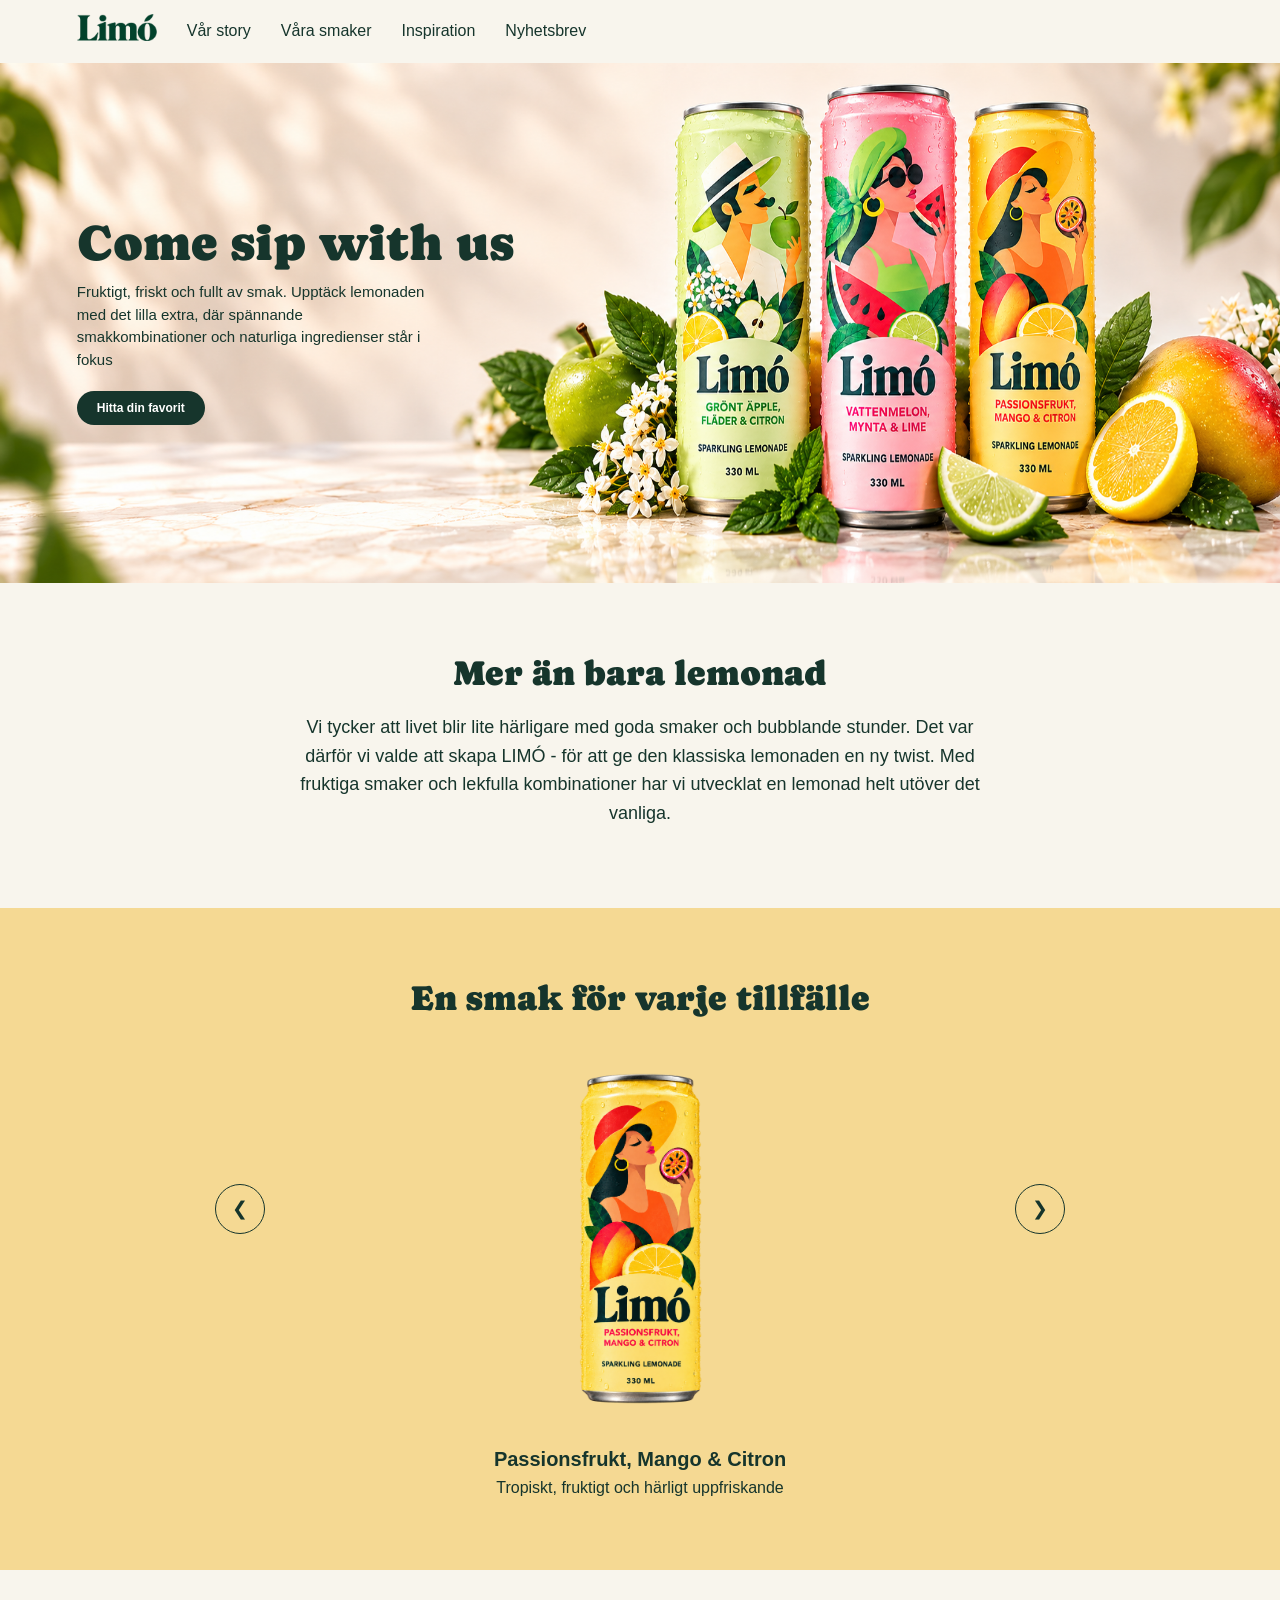
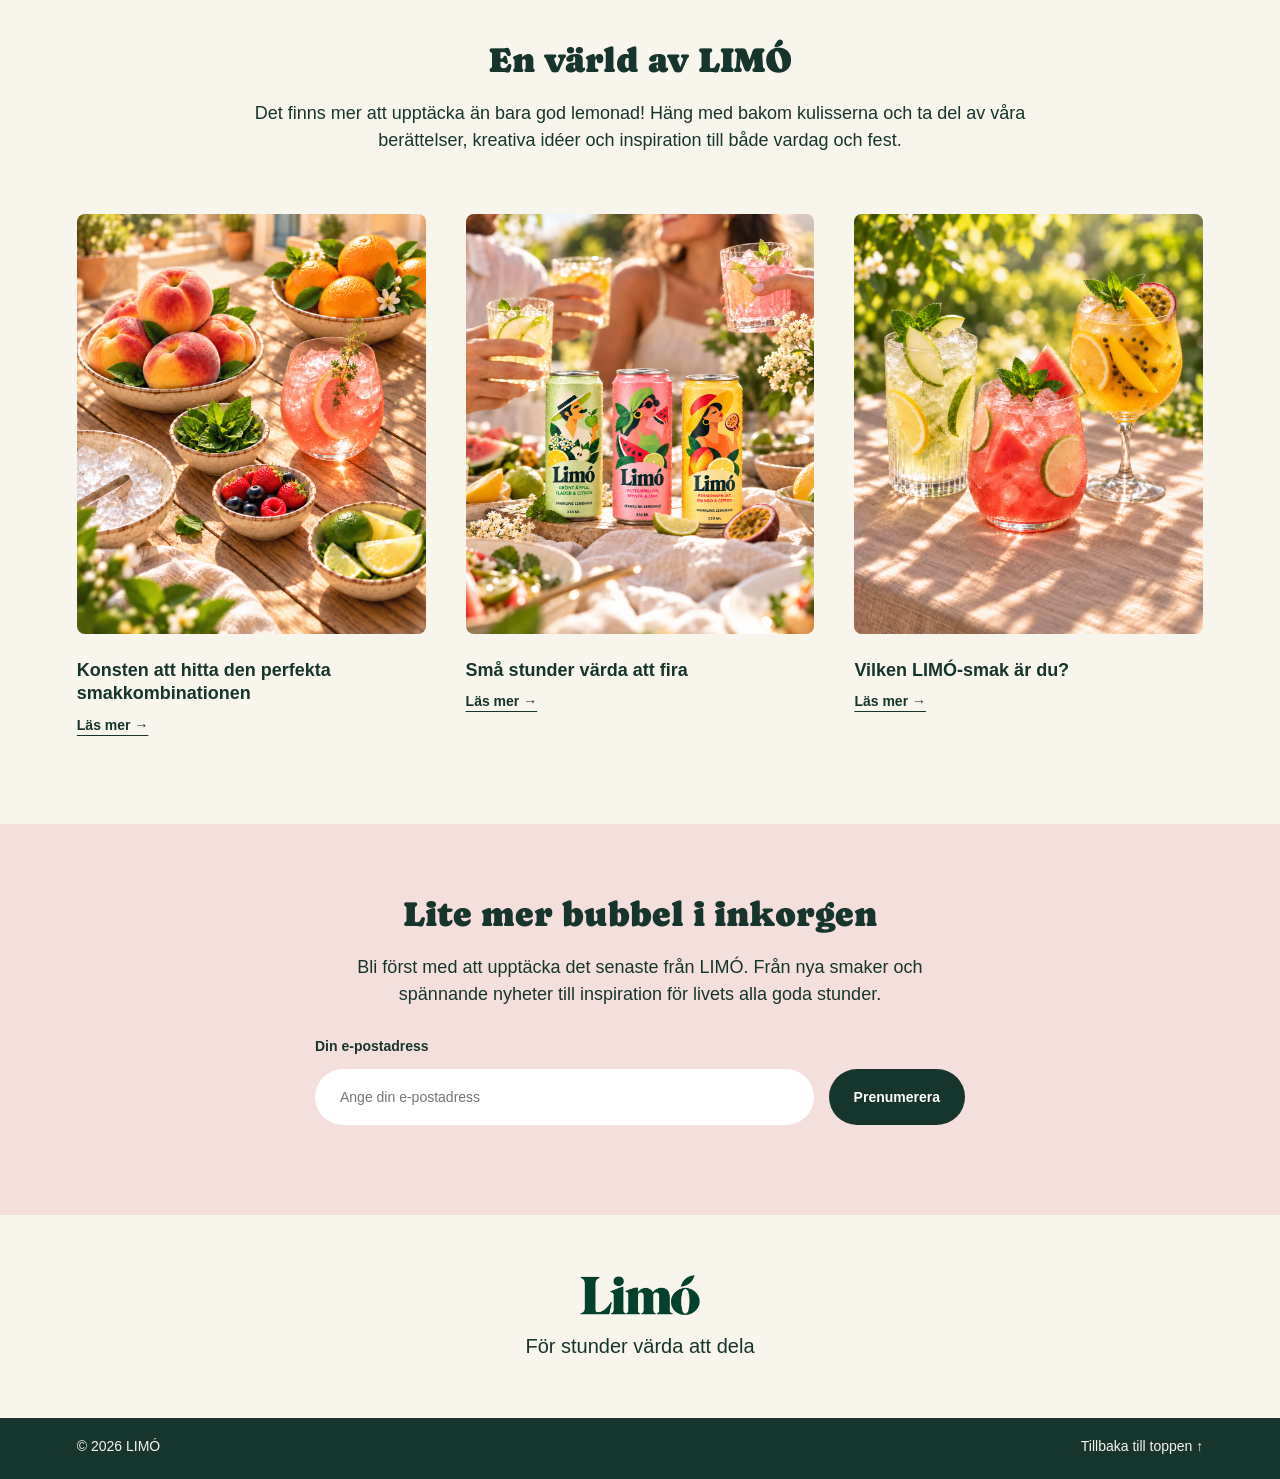
<file: Webbplats/index.html>
<!doctype html>
<html lang="sv">
  <head>
    <meta charset="UTF-8" />
    <meta name="viewport" content="width=device-width, initial-scale=1.0" />

    <!-- Sidans titel och metabeskrivning för SEO -->
    <title>LIMÓ Sparkling Lemonade - Fruktig, frisk och full av smak</title>
    <meta
      name="description"
      content="Upptäck LIMÓ, en sprudlande lemonad med fruktiga smakkombinationer. Utforska våra tre smaker, hitta din favorit och inspireras av livets goda stunder."
    />

    <!-- Kopplar HTML-filen till den externa CSS-filen -->
    <link rel="stylesheet" href="style.css" />

    <!-- Favicon -->
    <link rel="icon" type="image/png" href="images/favicon.png" />
  </head>

  <body>
    <!-- HEADER: Logotyp och navigeringsmeny -->
    <header id="top">
      <!-- Logotypen länkar tillbaka till startsidan -->
      <a href="index.html" class="logo">
        <img src="images/logo.png" alt="LIMÓ - Startsida" />
      </a>
      <nav aria-label="Huvudmeny">
        <ul>
          <li><a href="#story">Vår story</a></li>
          <li><a href="#smaker">Våra smaker</a></li>
          <li><a href="#inspiration">Inspiration</a></li>
          <li><a href="#nyhetsbrev">Nyhetsbrev</a></li>
        </ul>
      </nav>
    </header>

    <main>
      <!-- HERO: Huvudbild med rubrik, text och knapp -->
      <section class="hero">
        <img
          src="images/hero.png"
          alt="Tre färgglada LIMÓ-lemonader med fruktiga smaker"
          class="hero-image"
        />
        <div class="hero-content">
          <h1>Come sip with us</h1>
          <p>
            Fruktigt, friskt och fullt av smak. Upptäck lemonaden med det lilla
            extra, där spännande smakkombinationer och naturliga ingredienser
            står i fokus
          </p>
          <a href="#smaker" class="hero-button"> Hitta din favorit </a>
        </div>
      </section>

      <!-- VÅR STORY: Presentation av varumärket LIMÓ -->
      <section id="story" class="about">
        <h2>Mer än bara lemonad</h2>

        <p>
          Vi tycker att livet blir lite härligare med goda smaker och bubblande
          stunder. Det var därför vi valde att skapa LIMÓ - för att ge den
          klassiska lemonaden en ny twist. Med fruktiga smaker och lekfulla
          kombinationer har vi utvecklat en lemonad helt utöver det vanliga.
        </p>
      </section>

      <!-- VÅRA SMAKER: Bläddringsbar produktkarusell -->
      <section id="smaker" class="products">
        <h2>En smak för varje tillfälle</h2>

        <div class="product-slider">
          <!-- Vänster Pil -->
          <button
            class="slider-prev"
            type="button"
            aria-label="Föregående smak"
          >
            &#10094;
          </button>

          <div class="product-container">
            <article class="product is-active">
              <img
                src="images/passionsfrukt_mango.png"
                alt="LIMÓ passionsfrukt, mango och citron"
              />
              <h3>Passionsfrukt, Mango & Citron</h3>
              <p>Tropiskt, fruktigt och härligt uppfriskande</p>
            </article>

            <article class="product">
              <img
                src="images/apple_flader.png"
                alt="LIMÓ grönt äpple, fläder och citron"
              />
              <h3>Grönt äpple, Fläder & Citron</h3>
              <p>Friskt, blommigt och lagom syrligt</p>
            </article>

            <article class="product">
              <img
                src="images/vattenmelon_mynta.png"
                alt="LIMÓ vattenmelon, mynta och lime"
              />
              <h3>Vattenmelon, Mynta & Lime</h3>
              <p>Läskande, svalkande och full av sommarkänsla</p>
            </article>
          </div>

          <!-- Höger Pil -->
          <button class="slider-next" type="button" aria-label="Nästa smak">
            &#10095;
          </button>
        </div>
      </section>

      <!-- INSPIRATION: Länkar till webbplatsens tre artiklar -->
      <section id="inspiration" class="journal">
        <h2>En värld av LIMÓ</h2>

        <p>
          Det finns mer att upptäcka än bara god lemonad! Häng med bakom
          kulisserna och ta del av våra berättelser, kreativa idéer och
          inspiration till både vardag och fest.
        </p>

        <!-- Tre artiklar med bilder och länkar -->
        <div class="article-container">
          <article class="article-card">
            <div class="article-image">
              <img
                src="images/kombiationer.png"
                alt="Fruktiga ingredienser till LIMÓ:s lemonader"
              />
            </div>
            <h3>Konsten att hitta den perfekta smakkombinationen</h3>

            <a href="artikel.html?id=perfekta-smakkombinationen"> Läs mer → </a>
          </article>

          <article class="article-card">
            <div class="article-image">
              <img
                src="images/stunder.png"
                alt="Lemonad serverad under en somrig stund"
              />
            </div>
            <h3>Små stunder värda att fira</h3>

            <a href="artikel.html?id=sma-stunder-varda-att-fira"> Läs mer → </a>
          </article>

          <article class="article-card">
            <div class="article-image">
              <img
                src="images/smaker.png"
                alt="LIMÓ:s tre olika lemonadsmaker"
              />
            </div>
            <h3>Vilken LIMÓ-smak är du?</h3>

            <a href="artikel.html?id=vilken-limo-smak-ar-du"> Läs mer → </a>
          </article>
        </div>
      </section>

      <!-- NYHETSBREV: Formulär för att registrera e-postadress -->
      <section id="nyhetsbrev" class="newsletter">
        <h2>Lite mer bubbel i inkorgen</h2>

        <p>
          Bli först med att upptäcka det senaste från LIMÓ. Från nya smaker och
          spännande nyheter till inspiration för livets alla goda stunder.
        </p>

        <form id="newsletter-form">
          <label for="email">Din e-postadress</label>

          <input
            type="email"
            id="email"
            name="email"
            placeholder="Ange din e-postadress"
            autocomplete="email"
            required
          />

          <button type="submit">Prenumerera</button>
        </form>

        <!-- Här visar JavaScript ett tackmeddelande -->
        <div id="form-message" aria-live="polite"></div>
      </section>
    </main>

    <!-- FOOTER: Logotyp och slogan -->
    <footer class="site-footer">
      <div class="footer-top">
        <img src="images/logo.png" alt="LIMÓ logotyp" class="footer-logo" />

        <p>För stunder värda att dela</p>
      </div>

      <!-- Nedre delen med copyright och länk till toppen -->
      <div class="footer-bottom">
        <p>© 2026 LIMÓ</p>

        <a href="#top">Tillbaka till toppen ↑</a>
      </div>
    </footer>

    <!-- Kopplar HTML-filen till JavaScript -->
    <script src="script.js"></script>
  </body>
</html>
</file>
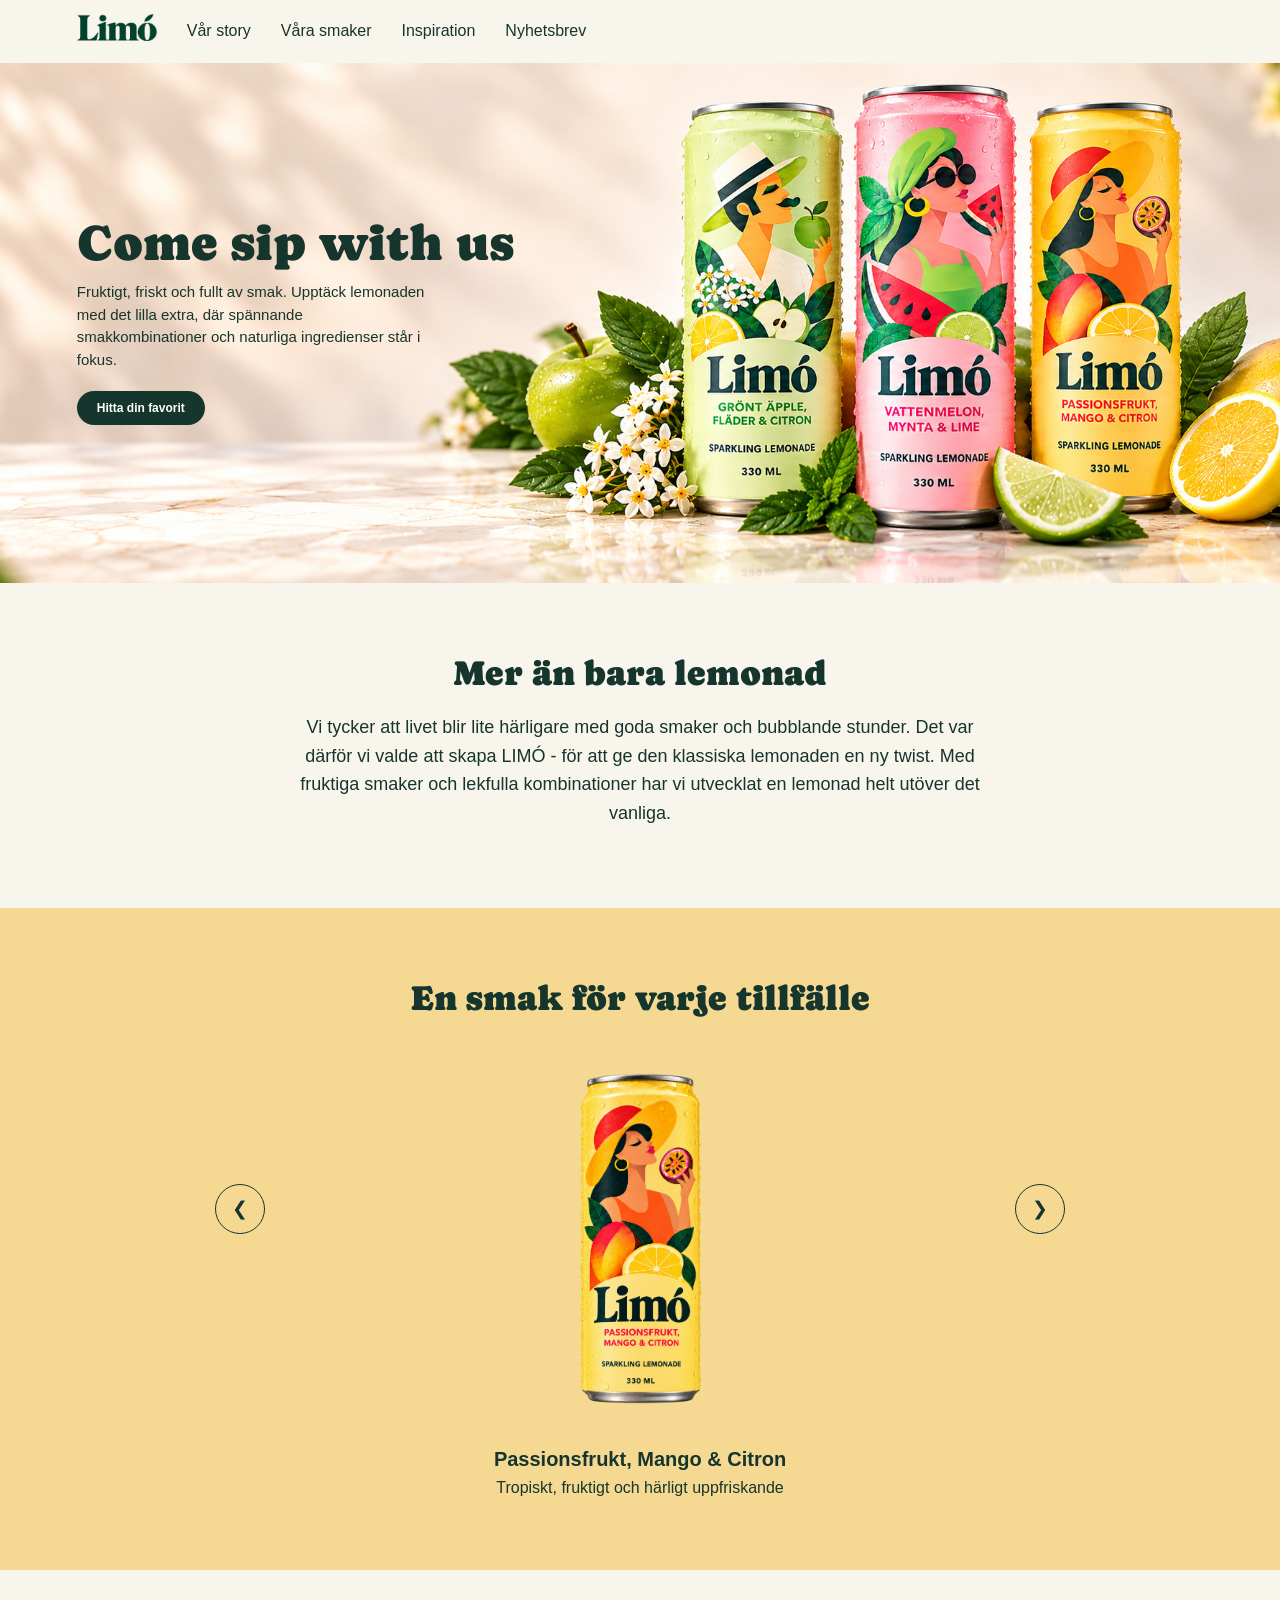
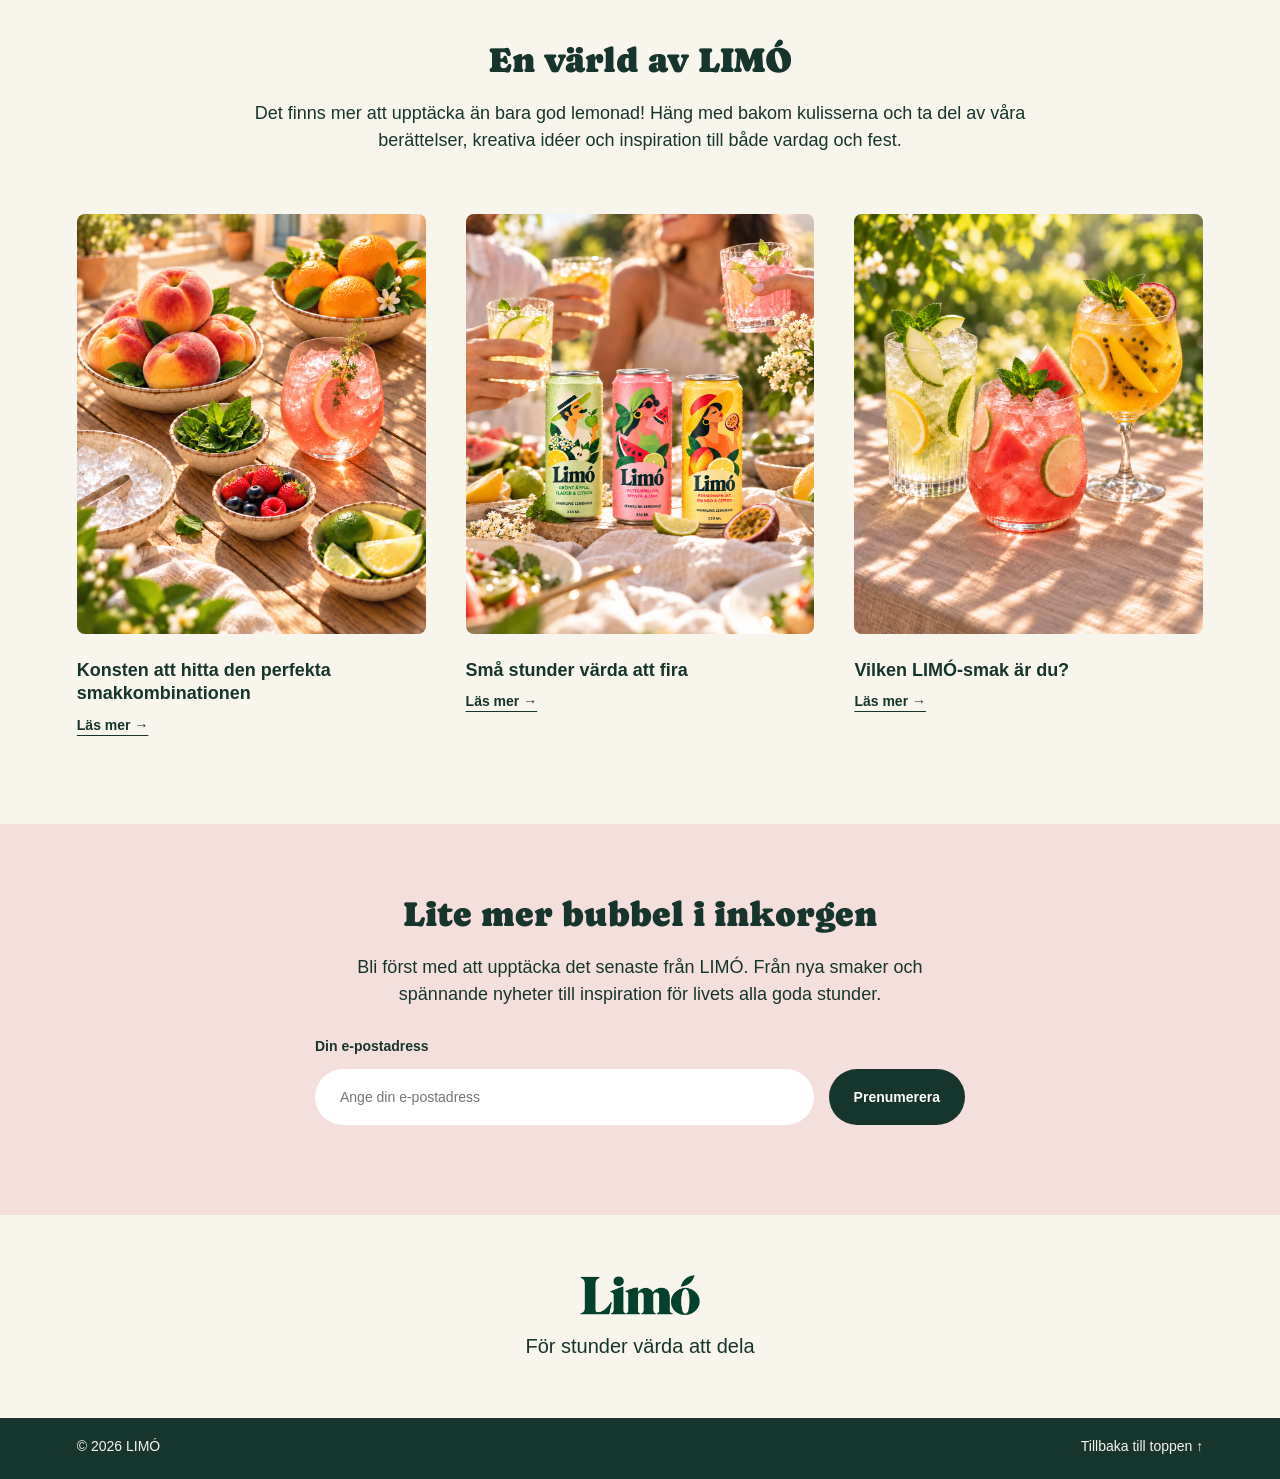
<file: webbplats/index.html>
<!doctype html>
<html lang="sv">
  <head>
    <meta charset="UTF-8" />
    <meta name="viewport" content="width=device-width, initial-scale=1.0" />

    <!-- Sidans titel och metabeskrivning för SEO -->
    <title>LIMÓ Sparkling Lemonade - Fruktig, frisk och full av smak</title>
    <meta
      name="description"
      content="Upptäck LIMÓ, en sprudlande lemonad med fruktiga smakkombinationer. Utforska våra tre smaker, hitta din favorit och inspireras av livets goda stunder."
    />

    <!-- Kopplar HTML-filen till den externa CSS-filen -->
    <link rel="stylesheet" href="style.css" />

    <!-- Favicon -->
    <link rel="icon" type="image/png" href="images/favicon.png" />
  </head>

  <body>
    <!-- HEADER: Logotyp och navigeringsmeny -->
    <header id="top">
      <!-- Logotypen länkar tillbaka till startsidan -->
      <a href="index.html" class="logo">
        <img src="images/logo.png" alt="LIMÓ - Startsida" />
      </a>
      <nav aria-label="Huvudmeny">
        <ul>
          <li><a href="#story">Vår story</a></li>
          <li><a href="#smaker">Våra smaker</a></li>
          <li><a href="#inspiration">Inspiration</a></li>
          <li><a href="#nyhetsbrev">Nyhetsbrev</a></li>
        </ul>
      </nav>
    </header>

    <main>
      <!-- HERO: Huvudbild med rubrik, text och knapp -->
      <section class="hero">
        <img
          src="images/hero.png"
          alt="Tre färgglada LIMÓ-lemonader med fruktiga smaker"
          class="hero-image"
        />
        <div class="hero-content">
          <h1>Come sip with us</h1>
          <p>
            Fruktigt, friskt och fullt av smak. Upptäck lemonaden med det lilla
            extra, där spännande smakkombinationer och naturliga ingredienser
            står i fokus.
          </p>
          <a href="#smaker" class="hero-button"> Hitta din favorit </a>
        </div>
      </section>

      <!-- VÅR STORY: Presentation av varumärket LIMÓ -->
      <section id="story" class="about">
        <h2>Mer än bara lemonad</h2>

        <p>
          Vi tycker att livet blir lite härligare med goda smaker och bubblande
          stunder. Det var därför vi valde att skapa LIMÓ - för att ge den
          klassiska lemonaden en ny twist. Med fruktiga smaker och lekfulla
          kombinationer har vi utvecklat en lemonad helt utöver det vanliga.
        </p>
      </section>

      <!-- VÅRA SMAKER: Bläddringsbar produktkarusell -->
      <section id="smaker" class="products">
        <h2>En smak för varje tillfälle</h2>

        <div class="product-slider">
          <!-- Vänster Pil -->
          <button
            class="slider-prev"
            type="button"
            aria-label="Föregående smak"
          >
            &#10094;
          </button>

          <div class="product-container">
            <article class="product is-active">
              <img
                src="images/passionsfrukt_mango.png"
                alt="LIMÓ passionsfrukt, mango och citron"
              />
              <h3>Passionsfrukt, Mango & Citron</h3>
              <p>Tropiskt, fruktigt och härligt uppfriskande</p>
            </article>

            <article class="product">
              <img
                src="images/apple_flader.png"
                alt="LIMÓ grönt äpple, fläder och citron"
              />
              <h3>Grönt äpple, Fläder & Citron</h3>
              <p>Friskt, blommigt och lagom syrligt</p>
            </article>

            <article class="product">
              <img
                src="images/vattenmelon_mynta.png"
                alt="LIMÓ vattenmelon, mynta och lime"
              />
              <h3>Vattenmelon, Mynta & Lime</h3>
              <p>Läskande, svalkande och full av sommarkänsla</p>
            </article>
          </div>

          <!-- Höger Pil -->
          <button class="slider-next" type="button" aria-label="Nästa smak">
            &#10095;
          </button>
        </div>
      </section>

      <!-- INSPIRATION: Länkar till webbplatsens tre artiklar -->
      <section id="inspiration" class="journal">
        <h2>En värld av LIMÓ</h2>

        <p>
          Det finns mer att upptäcka än bara god lemonad! Häng med bakom
          kulisserna och ta del av våra berättelser, kreativa idéer och
          inspiration till både vardag och fest.
        </p>

        <!-- Tre artiklar med bilder och länkar -->
        <div class="article-container">
          <article class="article-card">
            <div class="article-image">
              <img
                src="images/kombiationer.png"
                alt="Fruktiga ingredienser till LIMÓ:s lemonader"
              />
            </div>
            <h3>Konsten att hitta den perfekta smakkombinationen</h3>

            <a href="artikel.html?id=perfekta-smakkombinationen"> Läs mer → </a>
          </article>

          <article class="article-card">
            <div class="article-image">
              <img
                src="images/stunder.png"
                alt="Lemonad serverad under en somrig stund"
              />
            </div>
            <h3>Små stunder värda att fira</h3>

            <a href="artikel.html?id=sma-stunder-varda-att-fira"> Läs mer → </a>
          </article>

          <article class="article-card">
            <div class="article-image">
              <img
                src="images/smaker.png"
                alt="LIMÓ:s tre olika lemonadsmaker"
              />
            </div>
            <h3>Vilken LIMÓ-smak är du?</h3>

            <a href="artikel.html?id=vilken-limo-smak-ar-du"> Läs mer → </a>
          </article>
        </div>
      </section>

      <!-- NYHETSBREV: Formulär för att registrera e-postadress -->
      <section id="nyhetsbrev" class="newsletter">
        <h2>Lite mer bubbel i inkorgen</h2>

        <p>
          Bli först med att upptäcka det senaste från LIMÓ. Från nya smaker och
          spännande nyheter till inspiration för livets alla goda stunder.
        </p>

        <form id="newsletter-form">
          <label for="email">Din e-postadress</label>

          <input
            type="email"
            id="email"
            name="email"
            placeholder="Ange din e-postadress"
            autocomplete="email"
            required
          />

          <button type="submit">Prenumerera</button>
        </form>

        <!-- Här visar JavaScript ett tackmeddelande -->
        <div id="form-message" aria-live="polite"></div>
      </section>
    </main>

    <!-- FOOTER: Logotyp och slogan -->
    <footer class="site-footer">
      <div class="footer-top">
        <img src="images/logo.png" alt="LIMÓ logotyp" class="footer-logo" />

        <p>För stunder värda att dela</p>
      </div>

      <!-- Nedre delen med copyright och länk till toppen -->
      <div class="footer-bottom">
        <p>© 2026 LIMÓ</p>

        <a href="#top">Tillbaka till toppen ↑</a>
      </div>
    </footer>

    <!-- Kopplar HTML-filen till JavaScript -->
    <script src="script.js"></script>
  </body>
</html>
</file>
<file: Webbplats/style.css>
/* GRUNDINSTÄLLNINGAR */

/* Importerar Caprasimo från Google Fonts */
@import url("https://fonts.googleapis.com/css2?family=Caprasimo&display=swap");

/* Tar bort webbläsarens standardmarginaler */
* {
  margin: 0;
  padding: 0;
  box-sizing: border-box;
}

/* Sidans bakgrund, textfärg och typsnitt */
body {
  background-color: #f8f5ed;
  color: #16352c;
  font-family: "Gill Sans", "Gill Sans MT", Calibri, "Trebuchet MS", sans-serif;
}

/* HEADER */

/* Placerar logotyp och navigering till vänster */
header {
  display: flex;
  justify-content: flex-start;
  align-items: center;
  gap: 30px;
  padding: 18px 6% 18px;
  background-color: #f8f5ed;
}

/* LIMÓ-logotypen */
.logo {
  display: inline-flex;
  align-items: center;
  flex-shrink: 0;
}

.logo img {
  display: block;
  width: 80px;
  height: auto;
  position: relative;
  top: -4px;
}

/* Navigeringsmenyn */
header nav ul {
  display: flex;
  align-items: center;
  gap: 30px;
  list-style: none;
}

/* Länkarna i menyn */
header nav a {
  font-size: 16px;
  font-weight: 350;
  text-decoration: none;
  color: #16352c;
}

/* Ändrar färg när muspekaren förs över en länk */
header nav a:hover {
  color: #9b7a6d;
}

/* HERO-SEKTION */

/* Gör det möjligt att placera text ovanpå bilden */
.hero {
  position: relative;
  width: 100%;
  height: 520px;
  min-height: 0;
  overflow: hidden;
}

/* Bakgrundsbilden fyller hela sektionen */
.hero-image {
  position: absolute;
  top: 0;
  left: 0;
  width: 100%;
  height: 100%;
  object-fit: fill;
}

/* Placerar innehållet ovanpå bilden */
.hero-content {
  position: relative;
  z-index: 1;
  min-height: 0;
  height: 100%;
  display: flex;
  flex-direction: column;
  justify-content: center;
  align-items: flex-start;
  padding: 60px 6%;
  max-width: 600px;
  transform: translateY(-3px);
}

/* Hero-sektionens huvudrubrik */
.hero h1 {
  font-family: "Caprasimo", serif;
  font-size: 50px;
  font-weight: 400;
  white-space: nowrap;
  margin-bottom: 10px;
}

/* Hero-sektionens brödtext */
.hero p {
  font-size: 15px;
  line-height: 1.5;
  margin-bottom: 20px;
  max-width: 350px;
}

/* Knappen till smaksektionen */
.hero-button {
  display: inline-block;
  background-color: #16352c;
  color: #ffffff;
  padding: 10px 20px;
  border-radius: 35px;
  text-decoration: none;
  font-size: 12px;
  font-family: inherit;
  font-weight: 600;
}

/* Knappens effekt vid hovring */
.hero-button:hover {
  background-color: #5f4a42;
}

/* VÅR STORY: Sektionens utseende */
.about {
  background-color: #f8f5ed;
  padding: 70px 8% 80px;
  text-align: center;
}

/* Rubriken i Vår story */
.about h2 {
  font-size: 35px;
  font-family: "Caprasimo", serif;
  font-weight: 400;
  color: #16352c;
  margin-bottom: 20px;
}

/* Brödtexten i Vår story */
.about p {
  font-size: 18px;
  line-height: 1.6;
  color: #16352c;
  max-width: 700px;
  margin: 0 auto;
}

/* VÅRA SMAKER: Sektionens utseende */
.products {
  background-color: #f5d993;
  padding: 70px 6% 70px;
  text-align: center;
  transition: background-color 0.4s ease;
}

/* Bakgrundsfärg för respektive LIMÓ-smak */
.products.flavour-mango {
  background-color: #f5d993;
}

.products.flavour-apple {
  background-color: #dce9b8;
}

.products.flavour-watermelon {
  background-color: #f6c6d3;
}

.products h2 {
  font-size: 35px;
  font-family: "Caprasimo", serif;
  font-weight: 400;
  color: #16352c;
  margin-bottom: 40px;
}

/* PRODUKTPILAR: Runda knappar med tunn kontur */
.slider-prev,
.slider-next {
  display: flex;
  align-items: center;
  justify-content: center;
  background-color: transparent;
  color: #16352c;
  border: 0.5px solid #16352c;
  border-radius: 50%;
  width: 50px;
  height: 50px;
  font-size: 19px;
  line-height: 1;
  cursor: pointer;
  flex-shrink: 0;
  transform: translateY(-70px);
  transition:
    background-color 0.3s ease,
    color 0.3s ease;
}

/* Mörkgrön bakgrund och vit pil vid hover */
.slider-prev:hover,
.slider-next:hover {
  background-color: #16352c;
  color: #ffffff;
}

/* Placerar pilarna på varsin sida av produkten */
.product-slider {
  display: flex;
  align-items: center;
  justify-content: center;
  gap: 50px;
  max-width: 1100px;
  margin: 0 auto;
}

/* Centrerar produkten */
.product-container {
  width: 100%;
  max-width: 650px;
}

/* Döljer produkter som inte är aktiva */
.product {
  display: none;
}

/* Visar den aktuella produkten */
.product.is-active {
  display: block;
}

/* Produktbildens storlek */
.product img {
  display: block;
  width: 100%;
  height: 350px;
  object-fit: contain;
  margin-bottom: 40px;
}

/* Produktnamn */
.product h3 {
  font-size: 20px;
  margin-bottom: 5px;
  color: #16352c;
}

/* Smakbeskrivning */
.product p {
  font-size: 16px;
  line-height: 1.5;
  color: #16352c;
}

/* INSPIRATION: Sektionens bakgrund och avstånd */
.journal {
  background-color: #f8f5ed;
  padding: 70px 6% 90px;
  text-align: center;
}

/* Rubriken i inspirationssektionen */
.journal h2 {
  font-size: 35px;
  font-family: "Caprasimo", serif;
  font-weight: 400;
  color: #16352c;
  margin-bottom: 20px;
}

/* Den inledande brödtexten */
.journal > p {
  font-size: 18px;
  line-height: 1.5;
  max-width: 800px;
  margin: 0 auto 60px;
}

/* Placerar de tre artikelkorten bredvid varandra */
.article-container {
  display: grid;
  grid-template-columns: repeat(3, 1fr);
  gap: 40px;
  max-width: 1200px;
  margin: 0 auto;
}

/* Varje artikelkort */
.article-card {
  text-align: left;
}

/* Bildruta som döljer det som zoomas utanför */
.article-image {
  overflow: hidden;
  border-radius: 8px;
  margin-bottom: 25px;
}

/* Artikelbildernas storlek och mjuka övergång */
.article-card img {
  display: block;
  width: 100%;
  height: 420px;
  object-fit: cover;
  transition: transform 0.8s ease;
}

/* Zoomar in bilden när muspekaren är över den */
.article-image:hover img {
  transform: scale(1.08);
}

/* Artikelrubrikerna */
.article-card h3 {
  font-size: 18px;
  line-height: 1.3;
  color: #16352c;
  margin-bottom: 10px;
}

/* Länken till artikeln */
.article-card a {
  display: inline-block;
  color: #16352c;
  font-size: 14px;
  font-weight: 600;
  text-decoration: underline;
  text-underline-offset: 5px;
  transition:
    transform 0.3s ease,
    color 0.3s ease;
}

/* Flyttar länken åt höger när man hovrar */
.article-card a:hover {
  transform: translateX(5px);
  color: #9b7a6d;
}

/* NYHETSBREV: Bakgrund och placering */
.newsletter {
  background-color: #f5dfdd;
  padding: 70px 6% 90px;
  text-align: center;
}

/* Rubriken */
.newsletter h2 {
  font-size: 35px;
  font-family: "Caprasimo", serif;
  font-weight: 400;
  color: #16352c;
  margin-bottom: 20px;
}

/* Brödtexten */
.newsletter > p {
  font-size: 18px;
  line-height: 1.5;
  max-width: 600px;
  margin: 0 auto 30px;
}

/* Placerar e-postfältet och knappen bredvid varandra */
#newsletter-form {
  display: grid;
  grid-template-columns: 1fr auto;
  gap: 15px;
  max-width: 650px;
  margin: 0 auto;
  text-align: left;
}

/* Texten ovanför e-postfältet */
#newsletter-form label {
  grid-column: 1 / -1;
  font-size: 14px;
  font-weight: 600;
}

/* E-postfältets utseende */
#newsletter-form input {
  min-width: 0;
  padding: 20px 25px;
  border: none;
  border-radius: 300px;
  font-size: 14px;
  font-family: inherit;
}

/* Prenumerera-knappen */
#newsletter-form button {
  background-color: #16352c;
  color: white;
  border: none;
  border-radius: 30px;
  padding: 15px 25px;
  font-size: 14px;
  font-weight: 600;
  font-family: inherit;
  cursor: pointer;
}

/* Visar tydligt vilket formulärelement som är markerat */
#newsletter-form input:focus-visible,
#newsletter-form button:focus-visible {
  outline: 2px solid #16352c;
}

/* Ändrar knappens färg vid hovring */
#newsletter-form button:hover {
  background-color: #5f4a42;
}

/* Tackmeddelandet som skapas med JavaScript */
#form-message {
  position: relative;
  height: 0;
}

/* Placerar tackmeddelandet under formuläret */
#form-message p {
  position: absolute;
  top: 25px;
  left: 0;
  width: 100%;
  margin: 0;
  text-align: center;
  font-size: 16px;
  font-weight: 600;
  color: #16352c;
}

/* FOOTER: Sektionens grundinställningar */
.site-footer {
  width: 100%;
}

/* Övre delen med beige bakgrund */
.footer-top {
  background-color: #f8f5ed;
  padding: 60px 6% 60px;
  text-align: center;
}

/* LIMÓ-logotypen */
.footer-logo {
  display: block;
  width: 120px;
  height: auto;
  margin: 0 auto 20px;
}

/* Slogan under logotypen */
.footer-top p {
  font-size: 20px;
  color: #16352c;
  font-weight: 500;
}

/* Nedre delen med mörkgrön bakgrund */
.footer-bottom {
  display: flex;
  justify-content: space-between;
  align-items: center;
  background-color: #16352c;
  padding: 20px 6% 25px;
}

/* Copyright-text */
.footer-bottom p {
  color: #f8f5ed;
  font-size: 14px;
}

/* Länken tillbaka till toppen */
.footer-bottom a {
  color: #f8f5ed;
  font-size: 14px;
  text-decoration: none;
}

/* Effekt när muspekaren är över länken */
.footer-bottom a:hover {
  text-decoration: underline;
}

/* Mjuk scrollning mellan sidans ankarlänkar */
html {
  scroll-behavior: smooth;
}

/* BUBBLOR: Utseende på bubblorna som skapas */
.celebration-bubble {
  position: fixed;
  bottom: -60px;
  border-radius: 50%;
  background-color: rgba(255, 255, 255, 0.514);
  border: 0.5px solid rgba(142, 120, 99, 0.497);
  box-shadow: inset 0 0 12px rgba(225, 250, 248, 0.6);
  pointer-events: none;
  z-index: 9999;
  animation: bubble-rise 5s ease-out forwards;
}

/* ANIMATION: Får bubblorna att stiga och försvinna */
@keyframes bubble-rise {
  0% {
    transform: translateY(0) scale(0.5);
    opacity: 0;
  }

  15% {
    opacity: 1;
  }

  80% {
    opacity: 0.8;
  }

  100% {
    transform: translateY(-110vh) scale(1.2);
    opacity: 0;
  }
}
</file>
<file: webbplats/style.css>
/* GRUNDINSTÄLLNINGAR */

/* Importerar Caprasimo från Google Fonts */
@import url("https://fonts.googleapis.com/css2?family=Caprasimo&display=swap");

/* Tar bort webbläsarens standardmarginaler */
* {
  margin: 0;
  padding: 0;
  box-sizing: border-box;
}

/* Sidans bakgrund, textfärg och typsnitt */
body {
  background-color: #f8f5ed;
  color: #16352c;
  font-family: "Gill Sans", "Gill Sans MT", Calibri, "Trebuchet MS", sans-serif;
}

/* HEADER */

/* Placerar logotyp och navigering till vänster */
header {
  display: flex;
  justify-content: flex-start;
  align-items: center;
  gap: 30px;
  padding: 18px 6% 18px;
  background-color: #f8f5ed;
}

/* LIMÓ-logotypen */
.logo {
  display: inline-flex;
  align-items: center;
  flex-shrink: 0;
}

.logo img {
  display: block;
  width: 80px;
  height: auto;
  position: relative;
  top: -4px;
}

/* Navigeringsmenyn */
header nav ul {
  display: flex;
  align-items: center;
  gap: 30px;
  list-style: none;
}

/* Länkarna i menyn */
header nav a {
  font-size: 16px;
  font-weight: 350;
  text-decoration: none;
  color: #16352c;
}

/* Ändrar färg när muspekaren förs över en länk */
header nav a:hover {
  color: #9b7a6d;
}

/* HERO-SEKTION */

/* Gör det möjligt att placera text ovanpå bilden */
.hero {
  position: relative;
  width: 100%;
  height: 520px;
  min-height: 0;
  overflow: hidden;
}

/* Bakgrundsbilden fyller hela sektionen */
.hero-image {
  position: absolute;
  top: 0;
  left: 0;
  width: 100%;
  height: 100%;
  object-fit: cover;
}

/* Placerar innehållet ovanpå bilden */
.hero-content {
  position: relative;
  z-index: 1;
  min-height: 0;
  height: 100%;
  display: flex;
  flex-direction: column;
  justify-content: center;
  align-items: flex-start;
  padding: 60px 6%;
  max-width: 600px;
  transform: translateY(-3px);
}

/* Hero-sektionens huvudrubrik */
.hero h1 {
  font-family: "Caprasimo", serif;
  font-size: 50px;
  font-weight: 400;
  white-space: nowrap;
  margin-bottom: 10px;
}

/* Hero-sektionens brödtext */
.hero p {
  font-size: 15px;
  line-height: 1.5;
  margin-bottom: 20px;
  max-width: 350px;
}

/* Knappen till smaksektionen */
.hero-button {
  display: inline-block;
  background-color: #16352c;
  color: #ffffff;
  padding: 10px 20px;
  border-radius: 35px;
  text-decoration: none;
  font-size: 12px;
  font-family: inherit;
  font-weight: 600;
}

/* Knappens effekt vid hovring */
.hero-button:hover {
  background-color: #5f4a42;
}

/* VÅR STORY: Sektionens utseende */
.about {
  background-color: #f8f5ed;
  padding: 70px 8% 80px;
  text-align: center;
}

/* Rubriken i Vår story */
.about h2 {
  font-size: 35px;
  font-family: "Caprasimo", serif;
  font-weight: 400;
  color: #16352c;
  margin-bottom: 20px;
}

/* Brödtexten i Vår story */
.about p {
  font-size: 18px;
  line-height: 1.6;
  color: #16352c;
  max-width: 700px;
  margin: 0 auto;
}

/* VÅRA SMAKER: Sektionens utseende */
.products {
  background-color: #f5d993;
  padding: 70px 6% 70px;
  text-align: center;
  transition: background-color 0.4s ease;
}

/* Bakgrundsfärg för respektive LIMÓ-smak */
.products.flavour-mango {
  background-color: #f5d993;
}

.products.flavour-apple {
  background-color: #dce9b8;
}

.products.flavour-watermelon {
  background-color: #f6c6d3;
}

.products h2 {
  font-size: 35px;
  font-family: "Caprasimo", serif;
  font-weight: 400;
  color: #16352c;
  margin-bottom: 40px;
}

/* PRODUKTPILAR: Runda knappar med tunn kontur */
.slider-prev,
.slider-next {
  display: flex;
  align-items: center;
  justify-content: center;
  background-color: transparent;
  color: #16352c;
  border: 0.5px solid #16352c;
  border-radius: 50%;
  width: 50px;
  height: 50px;
  font-size: 19px;
  line-height: 1;
  cursor: pointer;
  flex-shrink: 0;
  transform: translateY(-70px);
  transition:
    background-color 0.3s ease,
    color 0.3s ease;
}

/* Mörkgrön bakgrund och vit pil vid hover */
.slider-prev:hover,
.slider-next:hover {
  background-color: #16352c;
  color: #ffffff;
}

/* Placerar pilarna på varsin sida av produkten */
.product-slider {
  display: flex;
  align-items: center;
  justify-content: center;
  gap: 50px;
  max-width: 1100px;
  margin: 0 auto;
}

/* Centrerar produkten */
.product-container {
  width: 100%;
  max-width: 650px;
}

/* Döljer produkter som inte är aktiva */
.product {
  display: none;
}

/* Visar den aktuella produkten */
.product.is-active {
  display: block;
}

/* Produktbildens storlek */
.product img {
  display: block;
  width: 100%;
  height: 350px;
  object-fit: contain;
  margin-bottom: 40px;
}

/* Produktnamn */
.product h3 {
  font-size: 20px;
  margin-bottom: 5px;
  color: #16352c;
}

/* Smakbeskrivning */
.product p {
  font-size: 16px;
  line-height: 1.5;
  color: #16352c;
}

/* INSPIRATION: Sektionens bakgrund och avstånd */
.journal {
  background-color: #f8f5ed;
  padding: 70px 6% 90px;
  text-align: center;
}

/* Rubriken i inspirationssektionen */
.journal h2 {
  font-size: 35px;
  font-family: "Caprasimo", serif;
  font-weight: 400;
  color: #16352c;
  margin-bottom: 20px;
}

/* Den inledande brödtexten */
.journal > p {
  font-size: 18px;
  line-height: 1.5;
  max-width: 800px;
  margin: 0 auto 60px;
}

/* Placerar de tre artikelkorten bredvid varandra */
.article-container {
  display: grid;
  grid-template-columns: repeat(3, 1fr);
  gap: 40px;
  max-width: 1200px;
  margin: 0 auto;
}

/* Varje artikelkort */
.article-card {
  text-align: left;
}

/* Bildruta som döljer det som zoomas utanför */
.article-image {
  overflow: hidden;
  border-radius: 8px;
  margin-bottom: 25px;
}

/* Artikelbildernas storlek och mjuka övergång */
.article-card img {
  display: block;
  width: 100%;
  height: 420px;
  object-fit: cover;
  transition: transform 0.8s ease;
}

/* Zoomar in bilden när muspekaren är över den */
.article-image:hover img {
  transform: scale(1.08);
}

/* Artikelrubrikerna */
.article-card h3 {
  font-size: 18px;
  line-height: 1.3;
  color: #16352c;
  margin-bottom: 10px;
}

/* Länken till artikeln */
.article-card a {
  display: inline-block;
  color: #16352c;
  font-size: 14px;
  font-weight: 600;
  text-decoration: underline;
  text-underline-offset: 5px;
  transition:
    transform 0.3s ease,
    color 0.3s ease;
}

/* Flyttar länken åt höger när man hovrar */
.article-card a:hover {
  transform: translateX(5px);
  color: #9b7a6d;
}

/* NYHETSBREV: Bakgrund och placering */
.newsletter {
  background-color: #f5dfdd;
  padding: 70px 6% 90px;
  text-align: center;
}

/* Rubriken */
.newsletter h2 {
  font-size: 35px;
  font-family: "Caprasimo", serif;
  font-weight: 400;
  color: #16352c;
  margin-bottom: 20px;
}

/* Brödtexten */
.newsletter > p {
  font-size: 18px;
  line-height: 1.5;
  max-width: 600px;
  margin: 0 auto 30px;
}

/* Placerar e-postfältet och knappen bredvid varandra */
#newsletter-form {
  display: grid;
  grid-template-columns: 1fr auto;
  gap: 15px;
  max-width: 650px;
  margin: 0 auto;
  text-align: left;
}

/* Texten ovanför e-postfältet */
#newsletter-form label {
  grid-column: 1 / -1;
  font-size: 14px;
  font-weight: 600;
}

/* E-postfältets utseende */
#newsletter-form input {
  min-width: 0;
  padding: 20px 25px;
  border: none;
  border-radius: 300px;
  font-size: 14px;
  font-family: inherit;
}

/* Prenumerera-knappen */
#newsletter-form button {
  background-color: #16352c;
  color: white;
  border: none;
  border-radius: 30px;
  padding: 15px 25px;
  font-size: 14px;
  font-weight: 600;
  font-family: inherit;
  cursor: pointer;
}

/* Visar tydligt vilket formulärelement som är markerat */
#newsletter-form input:focus-visible,
#newsletter-form button:focus-visible {
  outline: 2px solid #16352c;
}

/* Ändrar knappens färg vid hovring */
#newsletter-form button:hover {
  background-color: #5f4a42;
}

/* Tackmeddelandet som skapas med JavaScript */
#form-message {
  position: relative;
  height: 0;
}

/* Placerar tackmeddelandet under formuläret */
#form-message p {
  position: absolute;
  top: 25px;
  left: 0;
  width: 100%;
  margin: 0;
  text-align: center;
  font-size: 16px;
  font-weight: 600;
  color: #16352c;
}

/* FOOTER: Sektionens grundinställningar */
.site-footer {
  width: 100%;
}

/* Övre delen med beige bakgrund */
.footer-top {
  background-color: #f8f5ed;
  padding: 60px 6% 60px;
  text-align: center;
}

/* LIMÓ-logotypen */
.footer-logo {
  display: block;
  width: 120px;
  height: auto;
  margin: 0 auto 20px;
}

/* Slogan under logotypen */
.footer-top p {
  font-size: 20px;
  color: #16352c;
  font-weight: 500;
}

/* Nedre delen med mörkgrön bakgrund */
.footer-bottom {
  display: flex;
  justify-content: space-between;
  align-items: center;
  background-color: #16352c;
  padding: 20px 6% 25px;
}

/* Copyright-text */
.footer-bottom p {
  color: #f8f5ed;
  font-size: 14px;
}

/* Länken tillbaka till toppen */
.footer-bottom a {
  color: #f8f5ed;
  font-size: 14px;
  text-decoration: none;
}

/* Effekt när muspekaren är över länken */
.footer-bottom a:hover {
  text-decoration: underline;
}

/* Mjuk scrollning mellan sidans ankarlänkar */
html {
  scroll-behavior: smooth;
}

/* BUBBLOR: Utseende på bubblorna som skapas */
.celebration-bubble {
  position: fixed;
  bottom: -60px;
  border-radius: 50%;
  background-color: rgba(255, 255, 255, 0.514);
  border: 0.5px solid rgba(142, 120, 99, 0.497);
  box-shadow: inset 0 0 12px rgba(225, 250, 248, 0.6);
  pointer-events: none;
  z-index: 9999;
  animation: bubble-rise 5s ease-out forwards;
}

/* ANIMATION: Får bubblorna att stiga och försvinna */
@keyframes bubble-rise {
  0% {
    transform: translateY(0) scale(0.5);
    opacity: 0;
  }

  15% {
    opacity: 1;
  }

  80% {
    opacity: 0.8;
  }

  100% {
    transform: translateY(-110vh) scale(1.2);
    opacity: 0;
  }
}
</file>
